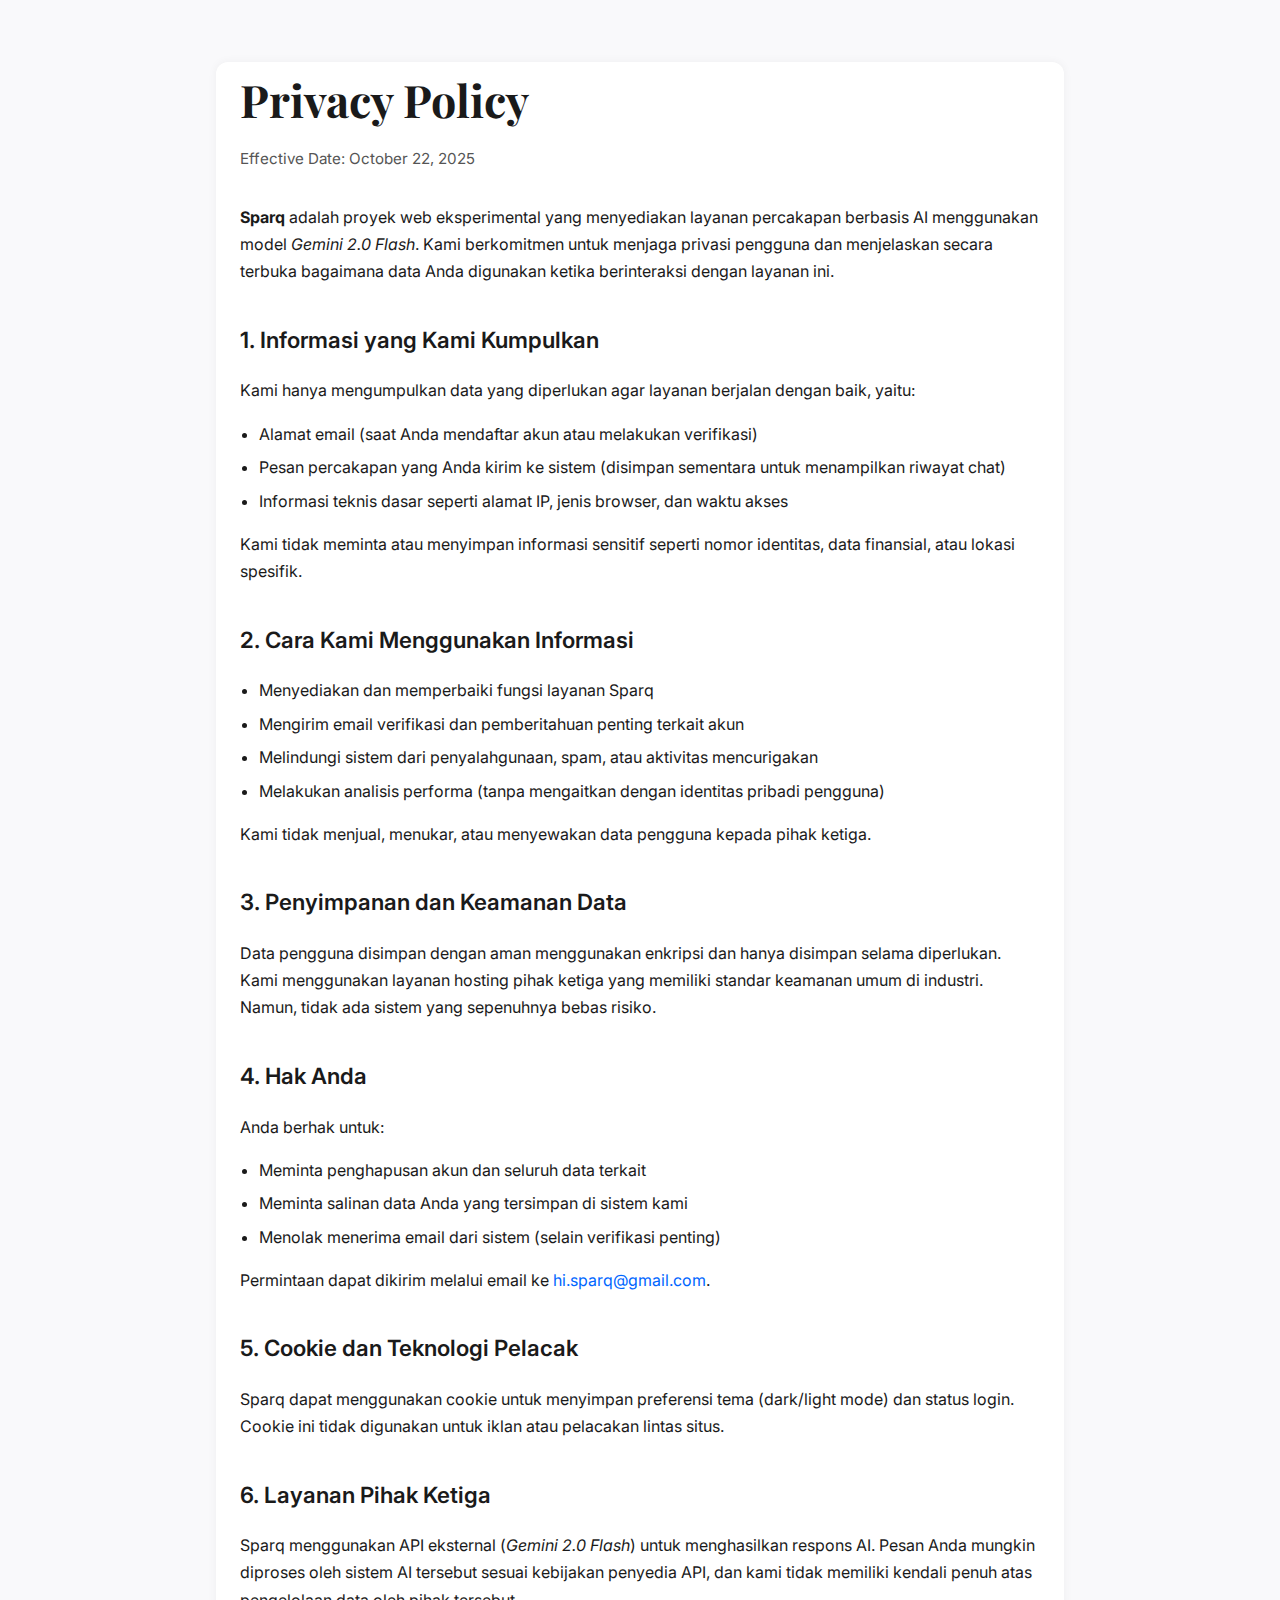
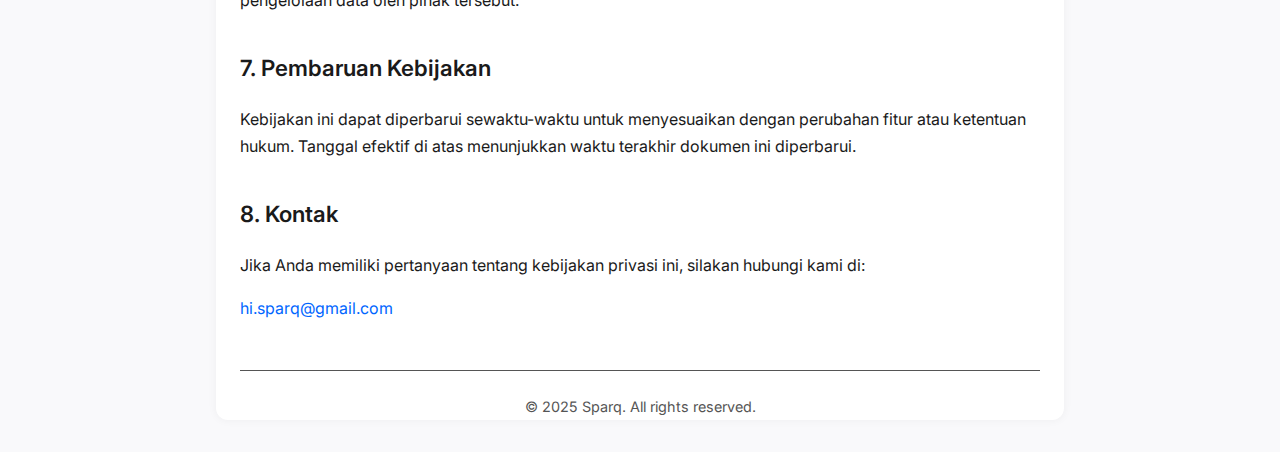
<file: templates/privacy.html>
<!DOCTYPE html>
<html lang="en">
<head>
  <meta charset="UTF-8" />
  <meta name="viewport" content="width=device-width, initial-scale=1.0" />
  <title>Privacy Policy | Sparq</title>
  <link href="https://fonts.googleapis.com/css2?family=Inter:wght@400;500&family=Playfair+Display:wght@700&display=swap" rel="stylesheet">
  <style>
    :root {
      --bg-color: #f9f9fb;
      --text-color: #1a1a1a;
      --muted-color: #555;
      --accent-color: #0066ff;
      --card-bg: #ffffff;
    }

    @media (prefers-color-scheme: dark) {
      :root {
        --bg-color: #0e0e10;
        --text-color: #f2f2f2;
        --muted-color: #aaa;
        --accent-color: #4f9cff;
        --card-bg: #18181b;
      }
    }

    body {
      margin: 0;
      background: var(--bg-color);
      color: var(--text-color);
      font-family: 'Inter', sans-serif;
      line-height: 1.7;
      font-size: 16px;
      padding: 2rem 0;
    }

    .container {
      max-width: 800px;
      margin: 0 auto;
      padding: 0 1.5rem;
      background: var(--card-bg);
      border-radius: 12px;
      box-shadow: 0 0 10px rgba(0,0,0,0.05);
    }

    h1 {
      font-family: 'Playfair Display', serif;
      font-size: 2.8rem;
      font-weight: 700;
      margin-bottom: 0.5rem;
    }

    .date {
      color: var(--muted-color);
      margin-bottom: 2rem;
      font-size: 0.95rem;
    }

    h2 {
      font-size: 1.4rem;
      margin-top: 2.2rem;
      font-weight: 600;
    }

    p {
      margin-top: 0.8rem;
      color: var(--text-color);
    }

    ul {
      margin-top: 0.8rem;
      padding-left: 1.2rem;
    }

    li {
      margin-bottom: 0.4rem;
    }

    a {
      color: var(--accent-color);
      text-decoration: none;
    }

    a:hover {
      text-decoration: underline;
    }

    .footer {
      margin-top: 3rem;
      padding-top: 1.5rem;
      border-top: 1px solid var(--muted-color);
      color: var(--muted-color);
      font-size: 0.9rem;
      text-align: center;
    }
  </style>
</head>
<body>
  <div class="container">
    <h1>Privacy Policy</h1>
    <div class="date">Effective Date: October 22, 2025</div>

    <p><strong>Sparq</strong> adalah proyek web eksperimental yang menyediakan layanan percakapan berbasis AI menggunakan model <em>Gemini 2.0 Flash</em>. Kami berkomitmen untuk menjaga privasi pengguna dan menjelaskan secara terbuka bagaimana data Anda digunakan ketika berinteraksi dengan layanan ini.</p>

    <h2>1. Informasi yang Kami Kumpulkan</h2>
    <p>Kami hanya mengumpulkan data yang diperlukan agar layanan berjalan dengan baik, yaitu:</p>
    <ul>
      <li>Alamat email (saat Anda mendaftar akun atau melakukan verifikasi)</li>
      <li>Pesan percakapan yang Anda kirim ke sistem (disimpan sementara untuk menampilkan riwayat chat)</li>
      <li>Informasi teknis dasar seperti alamat IP, jenis browser, dan waktu akses</li>
    </ul>
    <p>Kami tidak meminta atau menyimpan informasi sensitif seperti nomor identitas, data finansial, atau lokasi spesifik.</p>

    <h2>2. Cara Kami Menggunakan Informasi</h2>
    <ul>
      <li>Menyediakan dan memperbaiki fungsi layanan Sparq</li>
      <li>Mengirim email verifikasi dan pemberitahuan penting terkait akun</li>
      <li>Melindungi sistem dari penyalahgunaan, spam, atau aktivitas mencurigakan</li>
      <li>Melakukan analisis performa (tanpa mengaitkan dengan identitas pribadi pengguna)</li>
    </ul>
    <p>Kami tidak menjual, menukar, atau menyewakan data pengguna kepada pihak ketiga.</p>

    <h2>3. Penyimpanan dan Keamanan Data</h2>
    <p>Data pengguna disimpan dengan aman menggunakan enkripsi dan hanya disimpan selama diperlukan. Kami menggunakan layanan hosting pihak ketiga yang memiliki standar keamanan umum di industri. Namun, tidak ada sistem yang sepenuhnya bebas risiko.</p>

    <h2>4. Hak Anda</h2>
    <p>Anda berhak untuk:</p>
    <ul>
      <li>Meminta penghapusan akun dan seluruh data terkait</li>
      <li>Meminta salinan data Anda yang tersimpan di sistem kami</li>
      <li>Menolak menerima email dari sistem (selain verifikasi penting)</li>
    </ul>
    <p>Permintaan dapat dikirim melalui email ke <a href="mailto:hi.sparq@gmail.com">hi.sparq@gmail.com</a>.</p>

    <h2>5. Cookie dan Teknologi Pelacak</h2>
    <p>Sparq dapat menggunakan cookie untuk menyimpan preferensi tema (dark/light mode) dan status login. Cookie ini tidak digunakan untuk iklan atau pelacakan lintas situs.</p>

    <h2>6. Layanan Pihak Ketiga</h2>
    <p>Sparq menggunakan API eksternal (<em>Gemini 2.0 Flash</em>) untuk menghasilkan respons AI. Pesan Anda mungkin diproses oleh sistem AI tersebut sesuai kebijakan penyedia API, dan kami tidak memiliki kendali penuh atas pengelolaan data oleh pihak tersebut.</p>

    <h2>7. Pembaruan Kebijakan</h2>
    <p>Kebijakan ini dapat diperbarui sewaktu-waktu untuk menyesuaikan dengan perubahan fitur atau ketentuan hukum. Tanggal efektif di atas menunjukkan waktu terakhir dokumen ini diperbarui.</p>

    <h2>8. Kontak</h2>
    <p>Jika Anda memiliki pertanyaan tentang kebijakan privasi ini, silakan hubungi kami di:</p>
    <p><a href="mailto:hi.sparq@gmail.com">hi.sparq@gmail.com</a></p>

    <div class="footer">© 2025 Sparq. All rights reserved.</div>
  </div>
</body>
</html>
</file>
